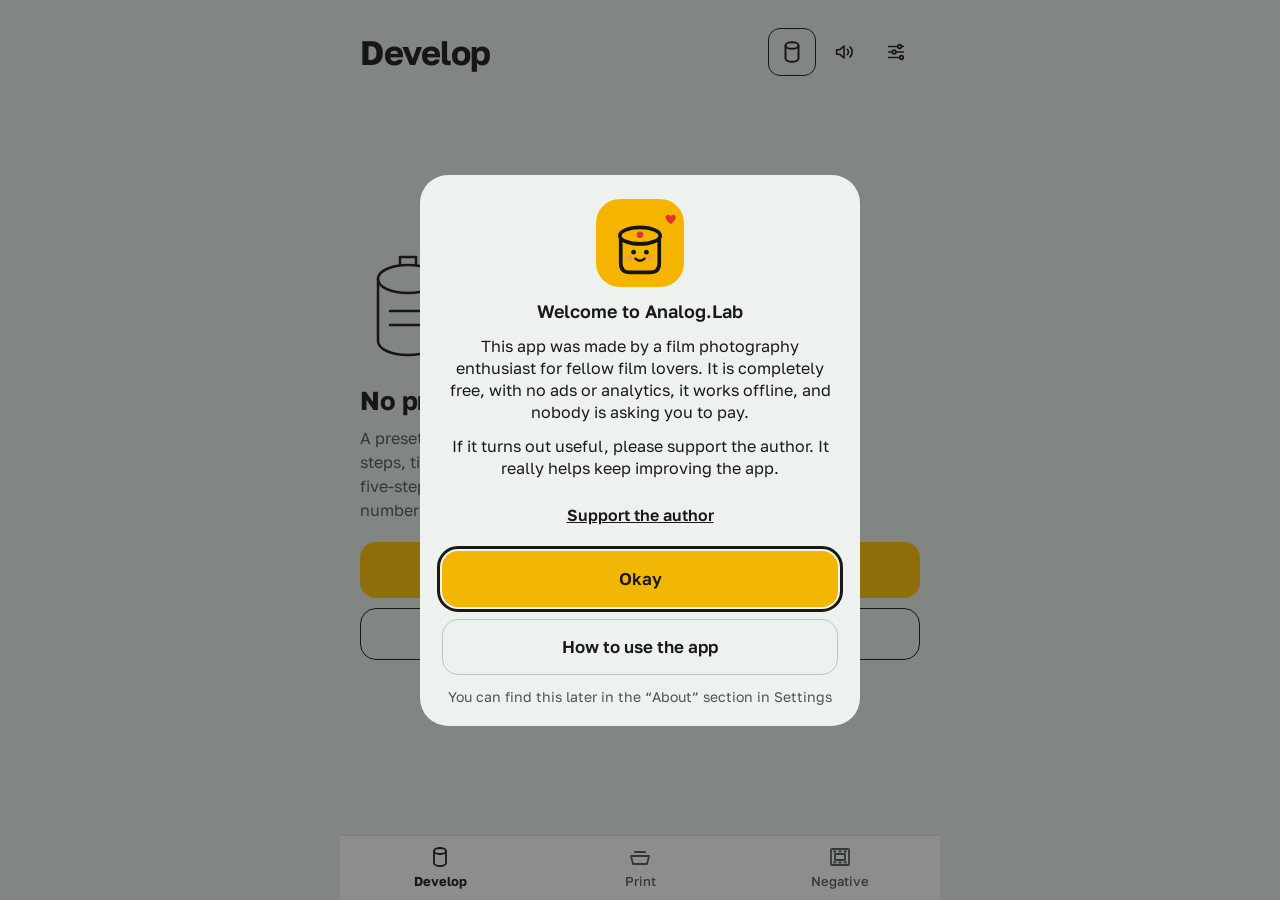
<file: index.html>
<!doctype html>
<html lang="ru">
  <head>
    <meta charset="utf-8" />
    <meta name="viewport" content="width=device-width, initial-scale=1, viewport-fit=cover" />
    <!-- Ни одного запроса к чужим сайтам: шрифты, значки и код — только отсюда. -->
    <meta
      http-equiv="Content-Security-Policy"
      content="default-src 'self'; script-src 'self'; style-src 'self' 'unsafe-inline'; img-src 'self' data: blob:; font-src 'self'; connect-src 'self'; media-src 'self' blob: data:; worker-src 'self'; manifest-src 'self'; object-src 'none'; base-uri 'self'; form-action 'none'"
    />
    <meta name="referrer" content="no-referrer" />
    <title>Analog.Lab</title>
    <meta name="description" content="Таймер проявки плёнки: пресеты, агитация, бачки, журнал. Работает без интернета. Film development timer." />
    <meta name="theme-color" content="#dce3dd" />
    <meta name="color-scheme" content="light dark" />
    <meta name="apple-mobile-web-app-capable" content="yes" />
    <meta name="mobile-web-app-capable" content="yes" />
    <meta name="apple-mobile-web-app-status-bar-style" content="black" />
    <meta name="apple-mobile-web-app-title" content="Analog.Lab" />
    <meta name="format-detection" content="telephone=no" />
    <link rel="manifest" href="manifest.webmanifest" />
    <link rel="icon" type="image/png" sizes="64x64" href="favicon.png" />
    <link rel="apple-touch-icon" sizes="180x180" href="icons/apple-touch-icon.png" />
    <style>html,body{background:#dce3dd;margin:0}@media (prefers-color-scheme:dark){html,body{background:#151a17}}#boot{color:#4a5550;justify-content:center;align-items:center;font-family:system-ui,-apple-system,BlinkMacSystemFont,Segoe UI,Roboto,Noto Sans,Ubuntu,Cantarell,Helvetica Neue,sans-serif;display:flex;position:fixed;top:0;bottom:0;left:0;right:0}</style>
    <script type="module" crossorigin src="./assets/index-BczRv08F.js"></script>
    <link rel="stylesheet" crossorigin href="./assets/index-veneS9AI.css">
  </head>
  <body>
    <div id="boot">Analog.Lab</div>
    <div id="app"></div>
    <noscript>Analog.Lab работает только с JavaScript. Analog.Lab needs JavaScript.</noscript>
  </body>
</html>
</file>
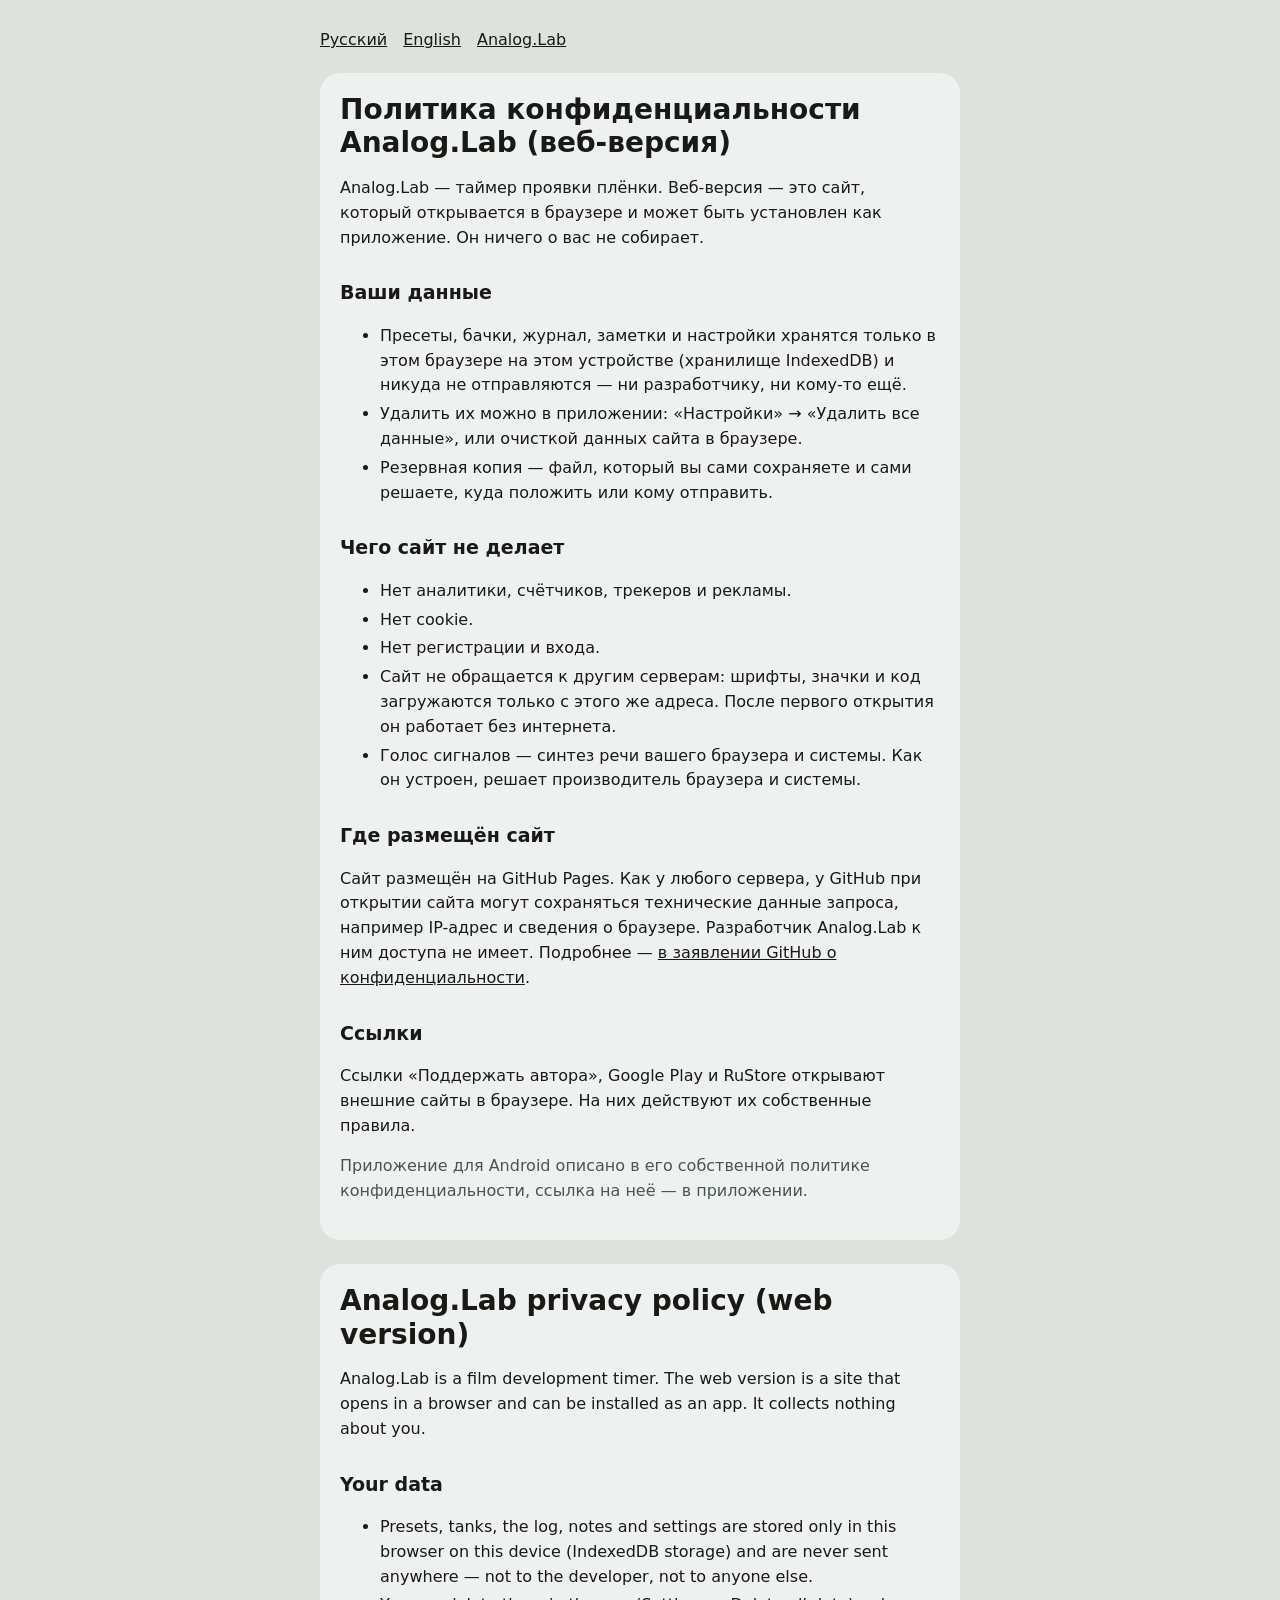
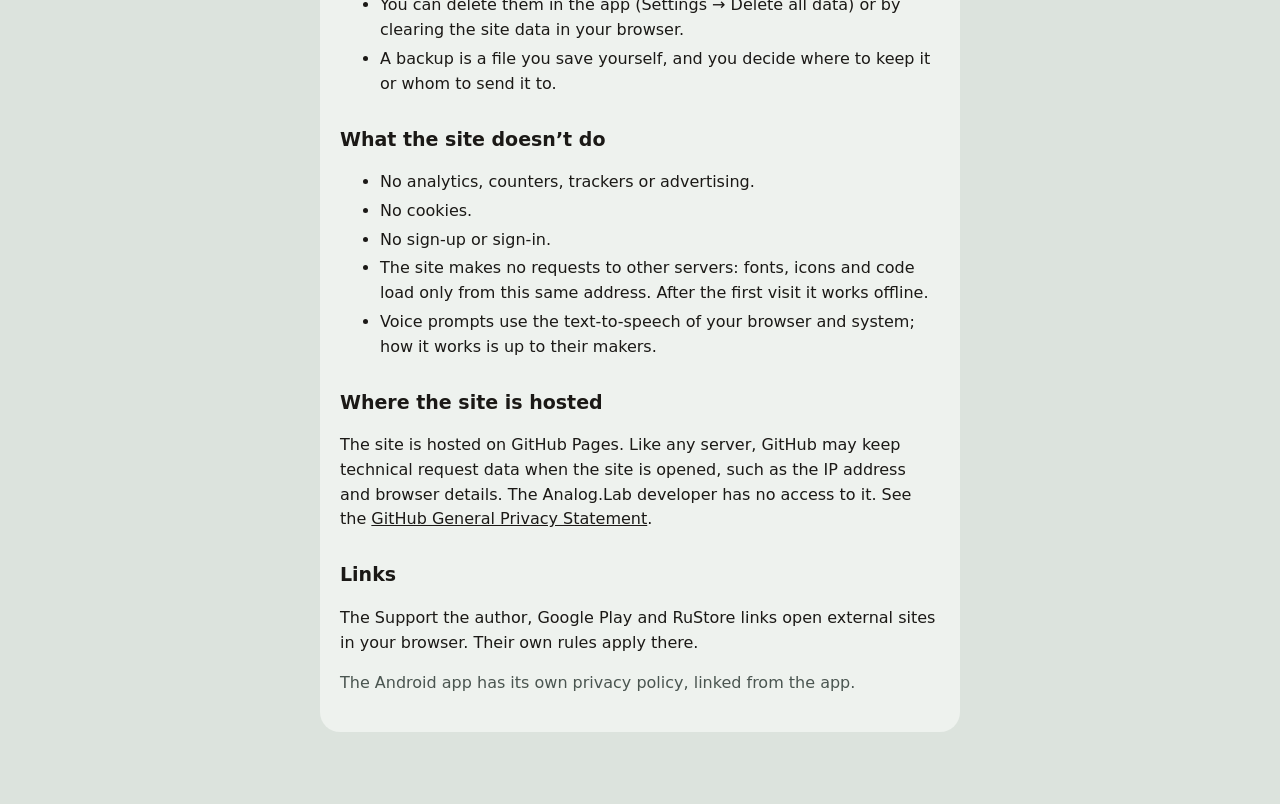
<file: privacy/index.html>
<!doctype html>
<html lang="ru">
  <head>
    <meta charset="utf-8" />
    <meta name="viewport" content="width=device-width, initial-scale=1" />
    <meta http-equiv="Content-Security-Policy" content="default-src 'self'; style-src 'unsafe-inline'; img-src 'self'; script-src 'none'; object-src 'none'; base-uri 'self'; form-action 'none'" />
    <meta name="referrer" content="no-referrer" />
    <title>Analog.Lab — политика конфиденциальности / Privacy policy</title>
    <link rel="icon" type="image/png" href="../favicon.png" />
    <style>
      :root {
        color-scheme: light dark;
        --bg: #dce3dd;
        --card: #eef2ee;
        --ink: #1b1916;
        --ink2: #4a5550;
        --line: #bcc7bf;
      }
      @media (prefers-color-scheme: dark) {
        :root {
          --bg: #151a17;
          --card: #222925;
          --ink: #e6ece7;
          --ink2: #9da8a1;
          --line: #3a443e;
        }
      }
      body {
        margin: 0;
        background: var(--bg);
        color: var(--ink);
        font: 16px/1.55 system-ui, -apple-system, 'Segoe UI', sans-serif;
      }
      main {
        max-width: 640px;
        margin: 0 auto;
        padding: 28px 20px 48px;
      }
      h1 {
        font-size: 28px;
        line-height: 1.2;
        margin: 0 0 12px;
      }
      h2 {
        font-size: 19px;
        margin: 28px 0 8px;
      }
      section {
        background: var(--card);
        border-radius: 20px;
        padding: 20px;
        margin: 0 0 24px;
      }
      nav {
        display: flex;
        gap: 16px;
        margin: 0 0 20px;
      }
      a {
        color: inherit;
      }
      .muted {
        color: var(--ink2);
      }
      li {
        margin: 4px 0;
      }
    </style>
  </head>
  <body>
    <main>
      <nav><a href="#ru">Русский</a><a href="#en">English</a><a href="../">Analog.Lab</a></nav>

      <section id="ru" lang="ru">
        <h1>Политика конфиденциальности Analog.Lab (веб-версия)</h1>
        <p>
          Analog.Lab — таймер проявки плёнки. Веб-версия — это сайт, который открывается в браузере и может быть установлен как приложение.
          Он ничего о вас не собирает.
        </p>
        <h2>Ваши данные</h2>
        <ul>
          <li>Пресеты, бачки, журнал, заметки и настройки хранятся только в этом браузере на этом устройстве (хранилище IndexedDB) и никуда не отправляются — ни разработчику, ни кому-то ещё.</li>
          <li>Удалить их можно в приложении: «Настройки» → «Удалить все данные», или очисткой данных сайта в браузере.</li>
          <li>Резервная копия — файл, который вы сами сохраняете и сами решаете, куда положить или кому отправить.</li>
        </ul>
        <h2>Чего сайт не делает</h2>
        <ul>
          <li>Нет аналитики, счётчиков, трекеров и рекламы.</li>
          <li>Нет cookie.</li>
          <li>Нет регистрации и входа.</li>
          <li>Сайт не обращается к другим серверам: шрифты, значки и код загружаются только с этого же адреса. После первого открытия он работает без интернета.</li>
          <li>Голос сигналов — синтез речи вашего браузера и системы. Как он устроен, решает производитель браузера и системы.</li>
        </ul>
        <h2>Где размещён сайт</h2>
        <p>
          Сайт размещён на GitHub Pages. Как у любого сервера, у GitHub при открытии сайта могут сохраняться технические данные запроса,
          например IP-адрес и сведения о браузере. Разработчик Analog.Lab к ним доступа не имеет. Подробнее —
          <a href="https://docs.github.com/ru/site-policy/privacy-policies/github-general-privacy-statement" rel="noopener noreferrer">в заявлении GitHub о конфиденциальности</a>.
        </p>
        <h2>Ссылки</h2>
        <p>
          Ссылки «Поддержать автора», Google Play и RuStore открывают внешние сайты в браузере. На них действуют их собственные правила.
        </p>
        <p class="muted">Приложение для Android описано в его собственной политике конфиденциальности, ссылка на неё — в приложении.</p>
      </section>

      <section id="en" lang="en">
        <h1>Analog.Lab privacy policy (web version)</h1>
        <p>Analog.Lab is a film development timer. The web version is a site that opens in a browser and can be installed as an app. It collects nothing about you.</p>
        <h2>Your data</h2>
        <ul>
          <li>Presets, tanks, the log, notes and settings are stored only in this browser on this device (IndexedDB storage) and are never sent anywhere — not to the developer, not to anyone else.</li>
          <li>You can delete them in the app (Settings → Delete all data) or by clearing the site data in your browser.</li>
          <li>A backup is a file you save yourself, and you decide where to keep it or whom to send it to.</li>
        </ul>
        <h2>What the site doesn’t do</h2>
        <ul>
          <li>No analytics, counters, trackers or advertising.</li>
          <li>No cookies.</li>
          <li>No sign-up or sign-in.</li>
          <li>The site makes no requests to other servers: fonts, icons and code load only from this same address. After the first visit it works offline.</li>
          <li>Voice prompts use the text-to-speech of your browser and system; how it works is up to their makers.</li>
        </ul>
        <h2>Where the site is hosted</h2>
        <p>
          The site is hosted on GitHub Pages. Like any server, GitHub may keep technical request data when the site is opened, such as the IP address
          and browser details. The Analog.Lab developer has no access to it. See the
          <a href="https://docs.github.com/en/site-policy/privacy-policies/github-general-privacy-statement" rel="noopener noreferrer">GitHub General Privacy Statement</a>.
        </p>
        <h2>Links</h2>
        <p>The Support the author, Google Play and RuStore links open external sites in your browser. Their own rules apply there.</p>
        <p class="muted">The Android app has its own privacy policy, linked from the app.</p>
      </section>
    </main>
  </body>
</html>
</file>
<file: assets/index-veneS9AI.css>
@font-face{font-family:Golos Text Variable;font-style:normal;font-display:swap;font-weight:400 900;src:url(./golos-text-cyrillic-ext-wght-normal-hICkpzq7.woff2)format("woff2-variations");unicode-range:U+460-52F,U+1C80-1C8A,U+20B4,U+2DE0-2DFF,U+A640-A69F,U+FE2E-FE2F}@font-face{font-family:Golos Text Variable;font-style:normal;font-display:swap;font-weight:400 900;src:url(./golos-text-cyrillic-wght-normal-mKek_fSS.woff2)format("woff2-variations");unicode-range:U+301,U+400-45F,U+490-491,U+4B0-4B1,U+2116}@font-face{font-family:Golos Text Variable;font-style:normal;font-display:swap;font-weight:400 900;src:url(./golos-text-latin-ext-wght-normal-B-I5lbAQ.woff2)format("woff2-variations");unicode-range:U+100-2BA,U+2BD-2C5,U+2C7-2CC,U+2CE-2D7,U+2DD-2FF,U+304,U+308,U+329,U+1D00-1DBF,U+1E00-1E9F,U+1EF2-1EFF,U+2020,U+20A0-20AB,U+20AD-20C0,U+2113,U+2C60-2C7F,U+A720-A7FF}@font-face{font-family:Golos Text Variable;font-style:normal;font-display:swap;font-weight:400 900;src:url(./golos-text-latin-wght-normal-BS5oQT7X.woff2)format("woff2-variations");unicode-range:U+??,U+131,U+152-153,U+2BB-2BC,U+2C6,U+2DA,U+2DC,U+304,U+308,U+329,U+2000-206F,U+20AC,U+2122,U+2191,U+2193,U+2212,U+2215,U+FEFF,U+FFFD}@font-face{font-family:Martian Mono Variable;font-style:normal;font-display:swap;font-weight:100 800;src:url(./martian-mono-cyrillic-ext-wght-normal-DAknEryR.woff2)format("woff2-variations");unicode-range:U+460-52F,U+1C80-1C8A,U+20B4,U+2DE0-2DFF,U+A640-A69F,U+FE2E-FE2F}@font-face{font-family:Martian Mono Variable;font-style:normal;font-display:swap;font-weight:100 800;src:url(./martian-mono-cyrillic-wght-normal-B84CD5C_.woff2)format("woff2-variations");unicode-range:U+301,U+400-45F,U+490-491,U+4B0-4B1,U+2116}@font-face{font-family:Martian Mono Variable;font-style:normal;font-display:swap;font-weight:100 800;src:url(./martian-mono-latin-ext-wght-normal-DlL6xMw5.woff2)format("woff2-variations");unicode-range:U+100-2BA,U+2BD-2C5,U+2C7-2CC,U+2CE-2D7,U+2DD-2FF,U+304,U+308,U+329,U+1D00-1DBF,U+1E00-1E9F,U+1EF2-1EFF,U+2020,U+20A0-20AB,U+20AD-20C0,U+2113,U+2C60-2C7F,U+A720-A7FF}@font-face{font-family:Martian Mono Variable;font-style:normal;font-display:swap;font-weight:100 800;src:url(./martian-mono-latin-wght-normal-5W32yIyr.woff2)format("woff2-variations");unicode-range:U+??,U+131,U+152-153,U+2BB-2BC,U+2C6,U+2DA,U+2DC,U+304,U+308,U+329,U+2000-206F,U+20AC,U+2122,U+2191,U+2193,U+2212,U+2215,U+FEFF,U+FFFD}:root,:root[data-theme=light]{--ground:#dce3dd;--surface:#eef2ee;--ink:#1b1916;--ink2:#4a5550;--line:#bcc7bf;--track:#cbd4cd;--dash:#7d8a83;--panel:#1b1916;--panel-border:transparent;--on-panel:#eef2ee;--on-panel2:#a9b3ad;--panel-track:#34302b;--panel-elapsed:#4b4640;--signal:#f2b705;--on-signal:#1b1916;--inverse-bg:#1b1916;--inverse-fg:#eef2ee;--scrim:#14161473;--focus:#1b1916;--lightningcss-light:initial;--lightningcss-dark: ;color-scheme:light}:root[data-theme=dark]{--ground:#151a17;--surface:#222925;--ink:#e6ece7;--ink2:#9da8a1;--line:#3a443e;--track:#2c3430;--dash:#65716a;--panel:#0b0d0c;--panel-border:#2c3430;--on-panel:#eef2ee;--on-panel2:#a9b3ad;--panel-track:#34302b;--panel-elapsed:#4b4640;--signal:#f2b705;--on-signal:#1b1916;--inverse-bg:#e6ece7;--inverse-fg:#151a17;--scrim:#0009;--focus:#f2b705;--lightningcss-light: ;--lightningcss-dark:initial;color-scheme:dark}:root[data-theme=red]{--ground:#000;--surface:#1f0000;--ink:red;--ink2:red;--line:#5c0000;--track:#3d0000;--dash:#5c0000;--panel:#000;--panel-border:#5c0000;--on-panel:red;--on-panel2:red;--panel-track:#3d0000;--panel-elapsed:#5c0000;--signal:#3d0000;--on-signal:red;--inverse-bg:#3d0000;--inverse-fg:red;--scrim:#000000b3;--focus:red;--lightningcss-light: ;--lightningcss-dark:initial;color-scheme:dark}:root{--golos:"Golos Text Variable", "Golos Text", system-ui, sans-serif;--mono:"Martian Mono Variable", "Martian Mono", ui-monospace, monospace;--ease:cubic-bezier(.2, .9, .25, 1);--col:600px;font-size:calc(100% * var(--text-scale,1));-webkit-text-size-adjust:100%;-moz-text-size-adjust:100%;text-size-adjust:100%}*{box-sizing:border-box}html,body{background:var(--ground);color:var(--ink);font-family:var(--golos);-webkit-tap-highlight-color:transparent;overscroll-behavior-y:none;margin:0;padding:0;font-size:1rem;line-height:1.375}body{min-height:100dvh}button,input,textarea,select{font:inherit;color:inherit}button{cursor:pointer;text-align:inherit;touch-action:manipulation;background:0 0;border:0;margin:0;padding:0}button:disabled{cursor:default}a{color:inherit}:focus{outline:none}:focus-visible{outline:3px solid var(--focus);outline-offset:2px;border-radius:12px}[hidden]{display:none!important}:root[data-theme=red]{scrollbar-color:#5c0000 #000;caret-color:red}:root[data-theme=red] ::selection{color:red;background:#5c0000}.sr-only{clip:rect(0 0 0 0);white-space:nowrap;width:1px;height:1px;position:absolute;overflow:hidden}.h1{letter-spacing:-.03125rem;margin:0;font-size:2.125rem;font-weight:700;line-height:2.375rem}.h2{letter-spacing:-.025rem;margin:0;font-size:1.875rem;font-weight:700;line-height:2.125rem}.title{margin:0;font-size:1.125rem;font-weight:600;line-height:1.5rem}.body{font-size:1rem;line-height:1.375rem}.strong{font-weight:600}.small{font-size:.875rem;line-height:1.1875rem}.ink2{color:var(--ink2)}.mono{font-family:var(--mono);font-size:.9375rem;font-weight:500;line-height:1.25rem}.clock{font-family:var(--mono);font-variant-numeric:tabular-nums;font-weight:500}.label{color:var(--ink2);font-size:.875rem;line-height:1.1875rem}.wrap{overflow-wrap:anywhere;word-break:normal}.fit{overflow-wrap:normal;word-break:normal;-webkit-hyphens:manual;hyphens:manual;min-width:0;max-width:100%;display:block}#app{min-height:100dvh}.screen{min-height:100dvh;max-width:var(--col);padding-top:env(safe-area-inset-top);padding-left:env(safe-area-inset-left);padding-right:env(safe-area-inset-right);flex-direction:column;margin:0 auto;display:flex}.scroll{flex-direction:column;flex:1;gap:14px;padding:16px 20px 20px;display:flex}.scroll.top{gap:22px;padding-top:28px}.foot{padding:8px 20px calc(20px + env(safe-area-inset-bottom));background:var(--ground);z-index:2;position:sticky;bottom:0}.row{align-items:center;gap:12px;display:flex}.col{flex-direction:column;display:flex}.gap4{gap:4px}.gap6{gap:6px}.gap8{gap:8px}.gap10{gap:10px}.gap12{gap:12px}.gap14{gap:14px}.gap16{gap:16px}.grow{flex:1;min-width:0}.header{flex-wrap:wrap;align-items:center;gap:8px;min-height:48px;display:flex}.header .h1{overflow-wrap:anywhere;flex:auto;min-width:0}.header-actions{align-items:center;gap:4px;margin-left:auto;display:flex}.icon-btn{width:48px;min-width:48px;height:48px;color:var(--ink);border-radius:12px;justify-content:center;align-items:center;display:inline-flex}.icon-btn.outline{border:1.5px solid var(--ink)}.icon-btn:active{background:color-mix(in srgb, var(--ink) 10%, transparent)}.back-link{min-height:44px;color:var(--ink);border-radius:10px;align-self:flex-start;align-items:center;gap:2px;padding-right:8px;font-size:1rem;font-weight:500;display:inline-flex}.topbar{align-items:center;gap:8px;min-height:44px;display:flex}.text-action{min-height:44px;color:var(--ink);border-radius:10px;align-items:center;gap:6px;padding:0 8px;font-size:.9375rem;font-weight:500;display:inline-flex}.card{background:var(--surface);border-radius:16px;padding:12px 16px}.list-row{background:var(--surface);width:100%;min-height:68px;color:var(--ink);border-radius:14px;align-items:center;gap:12px;padding:12px 14px 12px 16px;display:flex}.list-row:active{filter:brightness(.96)}.group{background:var(--surface);border-radius:16px;overflow:hidden}.group>*+*{border-top:1px solid var(--track)}.action-row{width:100%;min-height:56px;color:var(--ink);align-items:center;gap:12px;padding:10px 16px;display:flex}.panel{background:var(--panel);border:1px solid var(--panel-border);color:var(--on-panel);border-radius:28px;flex-direction:column;gap:14px;padding:clamp(14px,5vw,20px);display:flex;container-type:inline-size}.panel .label,.on-panel2{color:var(--on-panel2)}.dashed{border:1.5px dashed var(--dash);width:100%;min-height:52px;color:var(--ink);border-radius:14px;justify-content:center;align-items:center;gap:8px;font-weight:500;display:flex}.hint-box{border:1.5px solid var(--line);border-radius:14px;padding:12px 14px}.btn{text-align:center;border:1.5px solid #0000;border-radius:16px;justify-content:center;align-items:center;gap:10px;min-height:56px;padding:8px 16px;font-size:1.0625rem;font-weight:600;line-height:1.375rem;display:inline-flex}.btn.signal{background:var(--signal);color:var(--on-signal)}.btn.inverse{background:var(--inverse-bg);color:var(--inverse-fg)}.btn.outline{background:var(--surface);border-color:var(--line);color:var(--ink)}.btn.ink-outline{border-color:var(--ink);color:var(--ink);background:0 0}.btn:disabled{opacity:.45}.btn.full{width:100%}.btn:active:not(:disabled){filter:brightness(.95)}:root[data-theme=red] .btn.signal,:root[data-theme=red] .btn.inverse{border-color:red}.hold{border:1.5px solid var(--line);background:var(--surface);min-height:52px;color:var(--ink);text-align:center;-webkit-user-select:none;user-select:none;-webkit-touch-callout:none;border-radius:14px;justify-content:center;align-items:center;padding:5px 12px;font-size:.9375rem;font-weight:500;display:flex;position:relative;overflow:hidden}.hold.strong{border-color:var(--ink)}.hold .fill{background:color-mix(in srgb, var(--ink) 16%, transparent);pointer-events:none;width:0;position:absolute;top:0;bottom:0;left:0;right:0}:root[data-theme=red] .hold .fill{background:#5c0000}.hold.holding .fill{width:100%;transition:width 1.2s linear}.hold span{position:relative}.hold-row{gap:8px;display:flex}.hold-row>*{flex:1 1 0}.field{flex-direction:column;gap:6px;min-width:0;display:flex}.input,.textarea{border:1.5px solid var(--line);background:var(--surface);width:100%;min-height:52px;color:var(--ink);border-radius:14px;padding:12px 14px;font-size:1.0625rem;font-weight:600}.textarea{resize:vertical;min-height:92px;font-size:1rem;font-weight:400}.input:focus,.textarea:focus{border-color:var(--ink)}.input::placeholder,.textarea::placeholder{color:var(--ink2);opacity:.85;font-weight:400}.input.small-input{min-height:44px;font-family:var(--mono);text-align:right;padding:8px 10px;font-size:1rem;font-weight:500}.field-row{gap:10px;display:flex}.field-row>*{flex:1 1 0}.segmented{background:var(--track);border-radius:16px;gap:4px;padding:4px;display:flex}.segmented button{text-align:center;min-width:0;min-height:48px;color:var(--ink);overflow-wrap:break-word;-webkit-hyphens:none;hyphens:none;border-radius:12px;flex:1 1 0;padding:6px 8px;font-size:.9375rem;font-weight:500;line-height:1.2}.segmented button[aria-pressed=true],.segmented button[aria-checked=true]{background:var(--inverse-bg);color:var(--inverse-fg);font-weight:600}:root[data-theme=red] .segmented button[aria-pressed=true],:root[data-theme=red] .segmented button[aria-checked=true]{color:#000;background:red}.chips{flex-wrap:wrap;gap:8px;display:flex}.chip{border:1.5px solid var(--line);background:var(--surface);min-height:44px;color:var(--ink);border-radius:10px;padding:10px 14px;font-size:.9375rem;font-weight:500;line-height:1.25rem}.chip[aria-pressed=true]{background:var(--inverse-bg);color:var(--inverse-fg);border-color:#0000}:root[data-theme=red] .chip[aria-pressed=true]{color:#000;background:red}.chip.dashed-chip{border-style:dashed;border-color:var(--dash);background:0 0}.toggle-row{width:100%;min-height:56px;color:var(--ink);text-align:left;align-items:center;gap:12px;padding:10px 16px;display:flex}.switch{background:var(--track);border:2px solid var(--dash);width:52px;height:32px;transition:background .2s var(--ease);border-radius:16px;flex:none;position:relative}.switch:after{content:"";background:var(--dash);width:20px;height:20px;transition:transform .2s var(--ease), background .2s;border-radius:50%;position:absolute;top:4px;left:4px}.switch.on{background:var(--ink);border-color:var(--ink)}.switch.on:after{background:var(--surface);width:24px;height:24px;top:2px;transform:translate(20px)}:root[data-theme=red] .switch.on{background:red}:root[data-theme=red] .switch.on:after{background:#000}.stepper{align-items:center;gap:6px;display:flex}.stepper .value{font-family:var(--mono);text-align:center;background:0 0;border:0;border-radius:8px;min-width:5.5ch;padding:4px;font-size:1.5rem;font-weight:500}.stepper input.value{width:6.5ch}.round-btn{width:44px;height:44px;color:var(--ink);border-radius:12px;justify-content:center;align-items:center;display:inline-flex}.round-btn:active{background:color-mix(in srgb, var(--ink) 10%, transparent)}.bottom-bar{background:var(--surface);border-top:1px solid var(--track);padding-bottom:env(safe-area-inset-bottom);z-index:5;display:flex;position:sticky;bottom:0}:root[data-theme=red] .bottom-bar{background:#1f0000;border-top-color:#5c0000}.bottom-bar button{min-height:64px;color:var(--ink2);flex-direction:column;flex:1 1 0;justify-content:center;align-items:center;gap:4px;font-size:.8125rem;font-weight:500;display:flex}.bottom-bar button[aria-current=page]{color:var(--ink);font-weight:700}.timer{padding:12px 20px calc(16px + env(safe-area-inset-bottom));gap:14px}.step-head-title{flex:1;min-width:0}.tank-chip{border:1.5px solid var(--line);white-space:nowrap;text-overflow:ellipsis;border-radius:8px;max-width:45%;padding:6px 10px;font-size:.875rem;overflow:hidden}.progress{gap:4px;display:flex}.progress>div{background:var(--line);border-radius:3px;flex:1 1 0;height:6px;overflow:hidden}.progress>div>div{background:var(--ink);height:100%}.big-clock{font-family:var(--mono);font-variant-numeric:tabular-nums;white-space:nowrap;letter-spacing:-.02em;font-size:min(84px,21.5cqw);font-weight:500;line-height:1.05}.big-clock.small{font-size:min(56px,17cqw)}.pill{border-radius:22px;justify-content:center;align-items:center;min-width:44px;min-height:44px;display:inline-flex}.pill span{border:1.5px solid var(--on-panel2);min-height:34px;font-family:var(--mono);color:var(--on-panel);white-space:nowrap;border-radius:17px;align-items:center;padding:4px 12px;font-size:15px;font-weight:500;display:inline-flex}.band{border:1.5px solid var(--panel-elapsed);min-height:76px;color:var(--on-panel2);transition:background .35s, border-color .35s, color .35s, transform .35s var(--ease);background:0 0;border-radius:16px;align-items:center;gap:min(12px,3cqw);padding:12px min(14px,4cqw);display:flex;transform:scale(.97)}.band.active{background:var(--signal);border-color:var(--signal);color:var(--on-signal);transform:scale(1)}:root[data-theme=red] .band.active{border-color:red}.band-title{font-size:1.1875rem;font-weight:700;line-height:1.2}.band-sub{font-size:.8125rem;line-height:1.0625rem}.band-time{font-family:var(--mono);text-align:right;white-space:nowrap;min-width:min(64px,20cqw);font-size:min(24px,7.5cqw);font-weight:500}.band-icon{flex:none;justify-content:center;align-items:center;width:32px;height:32px;display:flex}.band.active .spin-inversion{animation:1.25s infinite tank-inversion}.band.active .spin-crank{animation:.9s ease-in-out infinite tank-crank}.spin-rotor{animation:3s linear infinite tank-rotor}@keyframes tank-inversion{0%{animation-timing-function:ease-in-out;transform:rotate(0)}40%{transform:rotate(180deg)}50%{animation-timing-function:ease-in-out;transform:rotate(180deg)}90%,to{transform:rotate(360deg)}}@keyframes tank-crank{0%,to{transform:rotate(0)}50%{transform:rotate(-140deg)}}@keyframes tank-rotor{to{transform:rotate(360deg)}}.timeline{background:var(--panel-track);border-radius:6px;height:36px;position:relative;overflow:hidden}.timeline>i{display:block;position:absolute;top:0;bottom:0}.timeline .elapsed{background:var(--panel-elapsed);left:0}.timeline .win{background:var(--signal);min-width:2px}:root[data-theme=red] .timeline .win{opacity:.4;background:red}.timeline .now{background:var(--on-panel);width:2px;margin-left:-1px}.axis{font-family:var(--mono);color:var(--on-panel2);justify-content:space-between;font-size:12px;display:flex}.big-confirm{text-align:center;background:var(--signal);width:100%;min-height:220px;color:var(--on-signal);border:2px solid #0000;border-radius:28px;flex-direction:column;flex:1;justify-content:center;align-items:center;gap:12px;padding:24px;display:flex}.big-confirm.outline{background:var(--surface);color:var(--ink);border-color:var(--ink)}:root[data-theme=red] .big-confirm{border-color:red}.big-confirm .action{letter-spacing:-.025rem;width:100%;font-size:2.125rem;font-weight:700;line-height:1.12}.big-confirm .sub{max-width:290px}.next-card{background:var(--surface);border-radius:16px;flex-direction:column;gap:2px;padding:12px 16px;display:flex}.cycles{gap:8px;display:flex}.cycles>div{border:1.5px solid var(--panel-elapsed);height:52px;font-family:var(--mono);color:var(--on-panel2);border-radius:12px;flex:1 1 0;justify-content:center;align-items:center;font-size:18px;display:flex}.cycles>div.current{border:2px solid var(--signal);color:var(--on-panel)}:root[data-theme=red] .cycles>div.current{border-color:red}.banner{background:var(--surface);border:1.5px solid var(--line);border-radius:14px;align-items:flex-start;gap:10px;padding:12px 14px;font-size:.875rem;line-height:1.25rem;display:flex}.banner.strong{border-color:var(--ink)}.banner .grow{flex-direction:column;gap:8px;display:flex}.banner-close{border-radius:10px;flex:none;justify-content:center;align-items:center;width:44px;height:44px;margin:-10px -10px -10px 0;display:inline-flex}.scrim{background:var(--scrim);z-index:50;justify-content:center;align-items:flex-end;display:flex;position:fixed;top:0;bottom:0;left:0;right:0}.scrim.center{align-items:center}.sheet{width:100%;max-width:var(--col);background:var(--surface);max-height:92dvh;padding:22px 20px calc(20px + env(safe-area-inset-bottom));border-radius:28px 28px 0 0;flex-direction:column;gap:12px;display:flex;overflow:auto}.dialog{background:var(--surface);border-radius:28px;flex-direction:column;align-items:stretch;gap:12px;width:calc(100% - 40px);max-width:440px;max-height:calc(100dvh - 48px);padding:24px 22px 14px;display:flex;overflow:auto}:root[data-theme=red] .sheet,:root[data-theme=red] .dialog{border:1px solid #5c0000}.snackbar{left:50%;bottom:calc(80px + env(safe-area-inset-bottom));background:var(--inverse-bg);width:calc(100% - 32px);max-width:560px;color:var(--inverse-fg);z-index:60;border-radius:14px;align-items:center;gap:12px;padding:10px 10px 10px 16px;font-size:.9375rem;display:flex;position:fixed;transform:translate(-50%)}.snackbar button{min-height:44px;color:var(--signal);border-radius:10px;padding:0 12px;font-weight:700}:root[data-theme=red] .snackbar button{color:red}.menu{background:var(--surface);z-index:20;border-radius:14px;flex-direction:column;min-width:220px;padding:6px 0;display:flex;position:absolute;top:52px;right:0;box-shadow:0 8px 24px #0000002e}:root[data-theme=red] .menu{box-shadow:none;border:1px solid #5c0000}.menu button{text-align:left;min-height:48px;padding:0 18px;font-size:1rem}.menu button:hover{background:var(--track)}.menu button:focus-visible{background:var(--track)}.md h1{margin:8px 0 12px;font-size:2rem;line-height:2.375rem}.md h2{margin:28px 0 8px;font-size:1.375rem}.md h3{margin:20px 0 6px;font-size:1.125rem}.md p,.md li{font-size:1rem;line-height:1.5rem}.md ul,.md ol{padding-left:1.4em}.md pre{white-space:pre-wrap;font-family:var(--mono);font-size:.75rem}@media (prefers-reduced-motion:reduce){*,:before,:after{transition:none!important;animation:none!important}.hold.holding .fill{transition:width 1.2s linear!important}}@media (hover:hover){.list-row:hover,.action-row:hover,.toggle-row:hover{filter:brightness(.97)}:root[data-theme=dark] .list-row:hover,:root[data-theme=red] .list-row:hover{filter:brightness(1.15)}}
</file>
